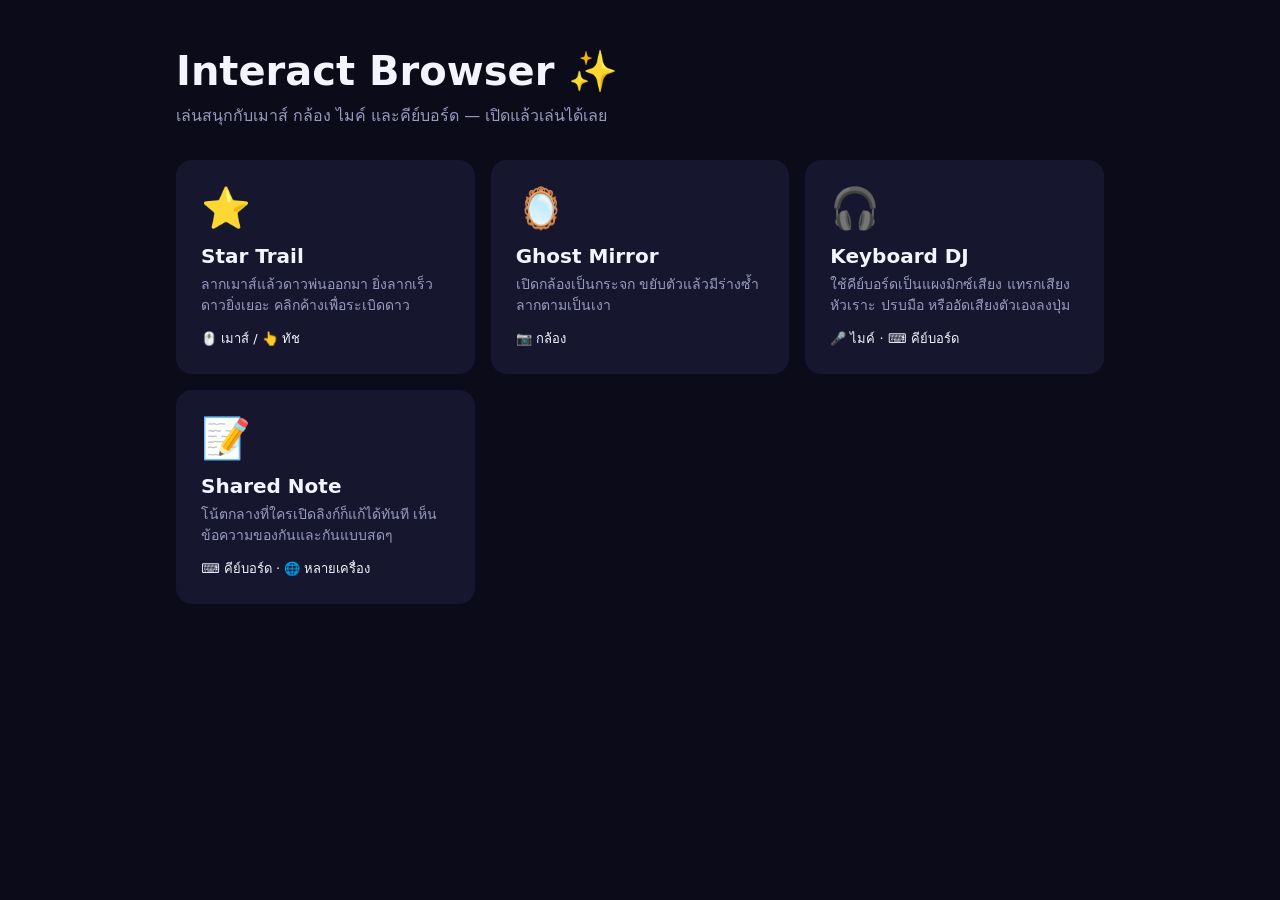
<file: index.html>
<!doctype html>
<html lang="th">
<head>
  <meta charset="utf-8">
  <meta name="viewport" content="width=device-width, initial-scale=1, viewport-fit=cover">
  <title>Interact Browser</title>
  <link rel="stylesheet" href="css/common.css">
  <style>
    main { max-width: 960px; margin: 0 auto; padding: 48px 16px; }
    header h1 { font-size: 40px; margin: 0 0 8px; }
    header p { color: var(--muted); margin: 0 0 32px; }
    .grid { display: grid; grid-template-columns: repeat(auto-fill, minmax(260px, 1fr)); gap: 16px; }
    .card {
      display: block;
      padding: 24px;
      border-radius: var(--radius);
      background: var(--card);
      text-decoration: none;
      border: 1px solid transparent;
      transition: transform 0.15s, border-color 0.15s;
    }
    a.card:hover { transform: translateY(-4px); border-color: var(--accent); }
    .card .emoji { font-size: 40px; }
    .card h2 { margin: 12px 0 6px; font-size: 20px; }
    .card p { margin: 0 0 12px; color: var(--muted); font-size: 14px; line-height: 1.5; }
    .card .io { font-size: 13px; }
    .card.soon { opacity: 0.45; }
    .card.soon .io::after { content: " · เร็วๆ นี้"; color: var(--muted); }
  </style>
</head>
<body data-page="home">
  <main>
    <header>
      <h1>Interact Browser ✨</h1>
      <p>เล่นสนุกกับเมาส์ กล้อง ไมค์ และคีย์บอร์ด — เปิดแล้วเล่นได้เลย</p>
    </header>
    <div class="grid">
      <a class="card" href="star-trail.html">
        <div class="emoji">⭐</div>
        <h2>Star Trail</h2>
        <p>ลากเมาส์แล้วดาวพ่นออกมา ยิ่งลากเร็วดาวยิ่งเยอะ คลิกค้างเพื่อระเบิดดาว</p>
        <div class="io">🖱️ เมาส์ / 👆 ทัช</div>
      </a>
      <a class="card" href="ghost-mirror.html">
        <div class="emoji">🪞</div>
        <h2>Ghost Mirror</h2>
        <p>เปิดกล้องเป็นกระจก ขยับตัวแล้วมีร่างซ้ำลากตามเป็นเงา</p>
        <div class="io">📷 กล้อง</div>
      </a>
      <a class="card" href="keyboard-dj.html">
        <div class="emoji">🎧</div>
        <h2>Keyboard DJ</h2>
        <p>ใช้คีย์บอร์ดเป็นแผงมิกซ์เสียง แทรกเสียงหัวเราะ ปรบมือ หรืออัดเสียงตัวเองลงปุ่ม</p>
        <div class="io">🎤 ไมค์ · ⌨️ คีย์บอร์ด</div>
      </a>
      <a class="card" href="shared-note.html">
        <div class="emoji">📝</div>
        <h2>Shared Note</h2>
        <p>โน้ตกลางที่ใครเปิดลิงก์ก็แก้ได้ทันที เห็นข้อความของกันและกันแบบสดๆ</p>
        <div class="io">⌨️ คีย์บอร์ด · 🌐 หลายเครื่อง</div>
      </a>
    </div>
  </main>
  <script src="js/common.js"></script>
</body>
</html>
</file>
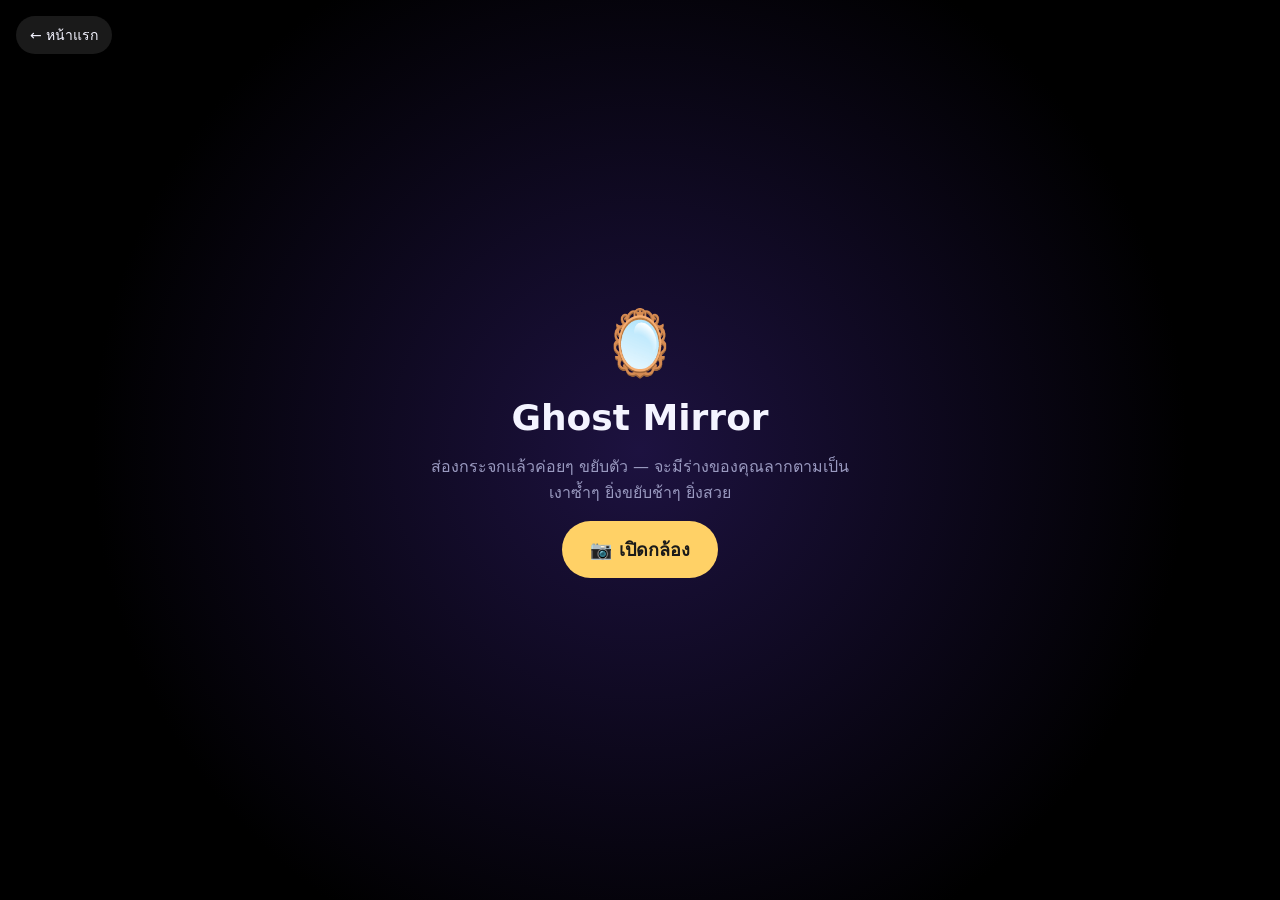
<file: ghost-mirror.html>
<!doctype html>
<html lang="th">
<head>
  <meta charset="utf-8">
  <meta name="viewport" content="width=device-width, initial-scale=1, viewport-fit=cover">
  <title>Ghost Mirror</title>
  <link rel="stylesheet" href="css/common.css">
  <style>
    body { overflow: hidden; background: #000; }
    canvas { display: block; }
    video { display: none; }

    .start {
      position: fixed;
      inset: 0;
      display: flex;
      flex-direction: column;
      align-items: center;
      justify-content: center;
      gap: 16px;
      padding: 16px;
      text-align: center;
      background: radial-gradient(circle at center, #1d1240, #000 70%);
      z-index: 5;
      transition: opacity 0.5s;
    }
    .start.hidden { opacity: 0; pointer-events: none; }
    body:not(.started) .panel { display: none; }
    .start h1 { margin: 0; font-size: 36px; }
    .start p { margin: 0; color: var(--muted); max-width: 420px; line-height: 1.6; }
    .error { color: #ff8fa3; max-width: 420px; line-height: 1.6; }

    .panel input[type="range"] { width: 120px; accent-color: var(--accent); }
    .status { color: var(--accent); max-width: 300px; line-height: 1.4; }
    .status:empty { display: none; }

    .flash {
      position: fixed;
      inset: 0;
      background: #fff;
      opacity: 0;
      pointer-events: none;
      transition: opacity 0.4s;
      z-index: 20;
    }
    .flash.on { opacity: 0.8; transition: none; }
  </style>
</head>
<body>
  <canvas id="stage"></canvas>
  <video id="video" playsinline muted></video>
  <div class="flash" id="flash"></div>

  <div class="start" id="start">
    <div style="font-size: 64px">🪞</div>
    <h1>Ghost Mirror</h1>
    <p>ส่องกระจกแล้วค่อยๆ ขยับตัว — จะมีร่างของคุณลากตามเป็นเงาซ้ำๆ ยิ่งขยับช้าๆ ยิ่งสวย</p>
    <button class="big-btn" id="start-btn">📷 เปิดกล้อง</button>
    <div class="error" id="error"></div>
  </div>

  <div class="panel">
    <div class="status" id="status"></div>
    <div class="row" id="modes">
      <span class="label">โหมด</span>
      <button class="chip active" data-value="ai">🧠 ตัดตัวคน</button>
      <button class="chip" data-value="motion">🌀 จับการขยับ</button>
      <button class="chip" data-value="echo">🎞️ ภาพซ้อน</button>
    </div>
    <div class="row" id="tints">
      <span class="label">สีเงา</span>
      <button class="chip active" data-value="rainbow">🌈 รุ้ง</button>
      <button class="chip" data-value="ghost">👻 ผี</button>
      <button class="chip" data-value="real">🙂 สีจริง</button>
    </div>
    <div class="row" id="backgrounds">
      <span class="label">ฉาก</span>
      <button class="chip active" data-value="dark">🌑 มืด</button>
      <button class="chip" data-value="room">🏠 ห้องจริง</button>
    </div>
    <div class="row">
      <span class="label">จำนวน</span>
      <input type="range" id="count" min="3" max="40" value="15">
    </div>
    <div class="row">
      <span class="label">หางยาว</span>
      <input type="range" id="lifetime" min="500" max="6000" step="100" value="2500">
    </div>
    <div class="row pin">
      <button class="chip" id="snap">📸 ถ่ายรูป</button>
    </div>
    <div class="row" style="color: var(--muted)">
      <kbd>1</kbd><kbd>2</kbd><kbd>3</kbd> โหมด · <kbd>C</kbd> สี · <kbd>B</kbd> ฉาก · <kbd>S</kbd> ถ่ายรูป
    </div>
  </div>

  <script src="js/common.js"></script>
  <script src="js/ghost-mirror.js"></script>
</body>
</html>
</file>
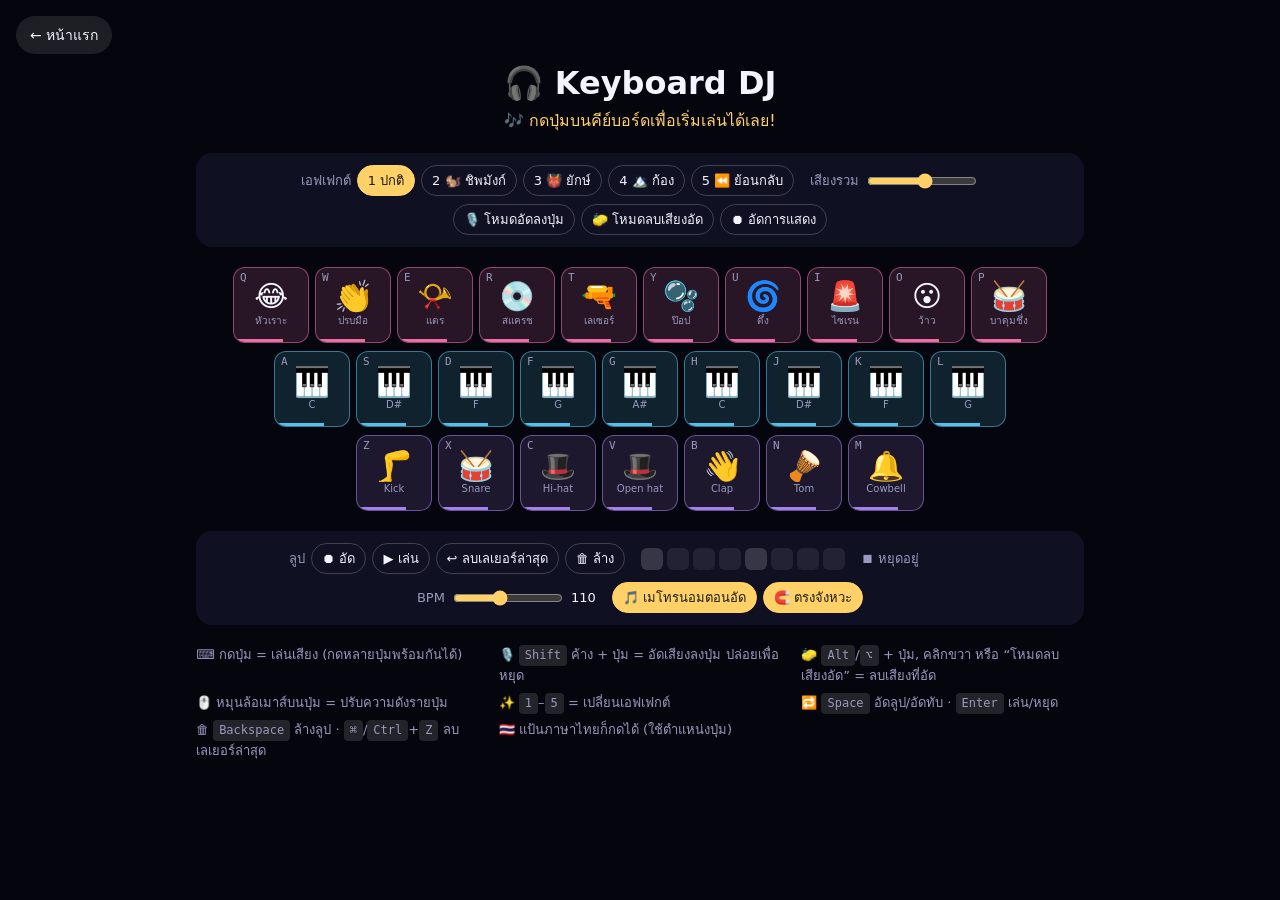
<file: keyboard-dj.html>
<!doctype html>
<html lang="th">
<head>
  <meta charset="utf-8">
  <meta name="viewport" content="width=device-width, initial-scale=1, viewport-fit=cover">
  <title>Keyboard DJ</title>
  <link rel="stylesheet" href="css/common.css">
  <style>
    body { background: #07070f; }
    /* กดค้างบนมือถือต้องไม่ไปเลือกข้อความ / เด้งเมนู */
    .dj {
      -webkit-user-select: none;
      user-select: none;
      -webkit-touch-callout: none;
      -webkit-tap-highlight-color: transparent;
    }
    #viz { position: fixed; inset: 0; z-index: 0; }

    .dj {
      position: relative;
      z-index: 1;
      max-width: 920px;
      margin: 0 auto;
      padding: 64px 16px 32px;
      display: flex;
      flex-direction: column;
      gap: 20px;
    }
    .topbar { text-align: center; }
    .topbar h1 { margin: 0 0 6px; font-size: 32px; }
    .status { color: var(--accent); min-height: 1.4em; }

    .bar {
      display: flex;
      flex-wrap: wrap;
      gap: 8px 16px;
      align-items: center;
      justify-content: center;
      padding: 12px;
      border-radius: var(--radius);
      background: rgba(22, 22, 46, 0.7);
      backdrop-filter: blur(8px);
      font-size: 13px;
    }
    .group { display: flex; gap: 6px; align-items: center; flex-wrap: wrap; }
    .group .label { color: var(--muted); }
    .bar input[type="range"] { width: 110px; accent-color: var(--accent); }
    .chip.rec { background: #ff3b5c; border-color: #ff3b5c; color: #fff; }

    /* แผงปุ่ม */
    .pads { display: flex; flex-direction: column; gap: 8px; align-items: center; }
    .pad-row { display: flex; gap: 6px; justify-content: center; }
    .pad {
      --c: 255, 120, 180;
      --size: min(76px, calc((100vw - 32px - 54px) / 10));
      position: relative;
      width: var(--size);
      height: var(--size);
      border-radius: 12px;
      border: 1px solid rgba(var(--c), 0.5);
      background: rgba(var(--c), 0.14);
      color: var(--fg);
      display: flex;
      flex-direction: column;
      align-items: center;
      justify-content: center;
      cursor: pointer;
      -webkit-user-select: none;
      user-select: none;
      -webkit-touch-callout: none;
      touch-action: none;
      overflow: hidden;
    }
    .pad:hover { background: rgba(var(--c), 0.24); }
    .pad[data-row="1"] { --c: 90, 210, 255; }
    .pad[data-row="2"] { --c: 180, 140, 255; }
    .pad.custom { --c: 120, 255, 160; }
    .pad .key { position: absolute; top: 3px; left: 6px; font-size: 11px; color: var(--muted); font-family: ui-monospace, monospace; }
    .pad .emoji { font-size: calc(var(--size) * 0.38); line-height: 1; }
    .pad .name { font-size: 10px; margin-top: 3px; color: var(--muted); white-space: nowrap; max-width: 100%; overflow: hidden; text-overflow: ellipsis; padding: 0 2px; }
    .pad .vol { position: absolute; left: 0; bottom: 0; height: 3px; background: rgba(var(--c), 0.9); }
    .pad.rec { --c: 255, 59, 92; animation: pulse 0.6s ease-in-out infinite alternate; }
    @keyframes pulse { to { background: rgba(255, 59, 92, 0.5); } }

    /* looper */
    .beats { display: flex; gap: 4px; }
    .beat { width: 22px; height: 22px; border-radius: 6px; background: rgba(255, 255, 255, 0.08); }
    .beat.bar-start { background: rgba(255, 255, 255, 0.16); }
    .beat.now { background: var(--accent); }
    .looper-state { min-width: 130px; color: var(--muted); }
    .looper-state.recording { color: #ff6b81; }
    .looper-state.playing { color: #7dffa8; }

    .help {
      display: grid;
      grid-template-columns: repeat(auto-fit, minmax(240px, 1fr));
      gap: 6px 20px;
      color: var(--muted);
      font-size: 13px;
      line-height: 1.6;
    }

    @media (max-width: 600px) {
      .pad .name { display: none; }
    }
  </style>
</head>
<body>
  <canvas id="viz"></canvas>

  <main class="dj">
    <header class="topbar">
      <h1>🎧 Keyboard DJ</h1>
      <div class="status" id="status">กำลังเตรียมเสียง…</div>
    </header>

    <section class="bar">
      <div class="group" id="effects">
        <span class="label">เอฟเฟกต์</span>
        <button class="chip active" data-value="normal">1 ปกติ</button>
        <button class="chip" data-value="chipmunk">2 🐿️ ชิพมังก์</button>
        <button class="chip" data-value="giant">3 👹 ยักษ์</button>
        <button class="chip" data-value="echo">4 🏔️ ก้อง</button>
        <button class="chip" data-value="reverse">5 ⏪ ย้อนกลับ</button>
      </div>
      <div class="group">
        <span class="label">เสียงรวม</span>
        <input type="range" id="master" min="0" max="1.5" step="0.05" value="0.8">
      </div>
      <div class="group">
        <button class="chip" id="rec-arm">🎙️ โหมดอัดลงปุ่ม</button>
        <button class="chip" id="erase-arm">🧽 โหมดลบเสียงอัด</button>
        <button class="chip" id="export">⏺ อัดการแสดง</button>
      </div>
    </section>

    <section class="pads" id="pads"></section>

    <section class="bar">
      <div class="group">
        <span class="label">ลูป</span>
        <button class="chip" id="loop-rec">⏺ อัด</button>
        <button class="chip" id="loop-play">▶ เล่น</button>
        <button class="chip" id="loop-undo">↩️ ลบเลเยอร์ล่าสุด</button>
        <button class="chip" id="loop-clear">🗑 ล้าง</button>
      </div>
      <div class="beats" id="beats"></div>
      <div class="looper-state" id="loop-state">⏹ หยุดอยู่</div>
      <div class="group">
        <span class="label">BPM</span>
        <input type="range" id="bpm" min="60" max="180" value="110">
        <span id="bpm-value">110</span>
      </div>
      <div class="group">
        <button class="chip active" id="metronome">🎵 เมโทรนอมตอนอัด</button>
        <button class="chip active" id="quantize">🧲 ตรงจังหวะ</button>
      </div>
    </section>

    <section class="help">
      <div>⌨️ กดปุ่ม = เล่นเสียง (กดหลายปุ่มพร้อมกันได้)</div>
      <div>🎙️ <kbd>Shift</kbd> ค้าง + ปุ่ม = อัดเสียงลงปุ่ม ปล่อยเพื่อหยุด</div>
      <div>🧽 <kbd>Alt</kbd>/<kbd>⌥</kbd> + ปุ่ม, คลิกขวา หรือ “โหมดลบเสียงอัด” = ลบเสียงที่อัด</div>
      <div>🖱️ หมุนล้อเมาส์บนปุ่ม = ปรับความดังรายปุ่ม</div>
      <div>✨ <kbd>1</kbd>–<kbd>5</kbd> = เปลี่ยนเอฟเฟกต์</div>
      <div>🔁 <kbd>Space</kbd> อัดลูป/อัดทับ · <kbd>Enter</kbd> เล่น/หยุด</div>
      <div>🗑 <kbd>Backspace</kbd> ล้างลูป · <kbd>⌘</kbd>/<kbd>Ctrl</kbd>+<kbd>Z</kbd> ลบเลเยอร์ล่าสุด</div>
      <div>🇹🇭 แป้นภาษาไทยก็กดได้ (ใช้ตำแหน่งปุ่ม)</div>
    </section>
  </main>

  <script src="js/common.js"></script>
  <script src="js/keyboard-dj.js"></script>
</body>
</html>
</file>
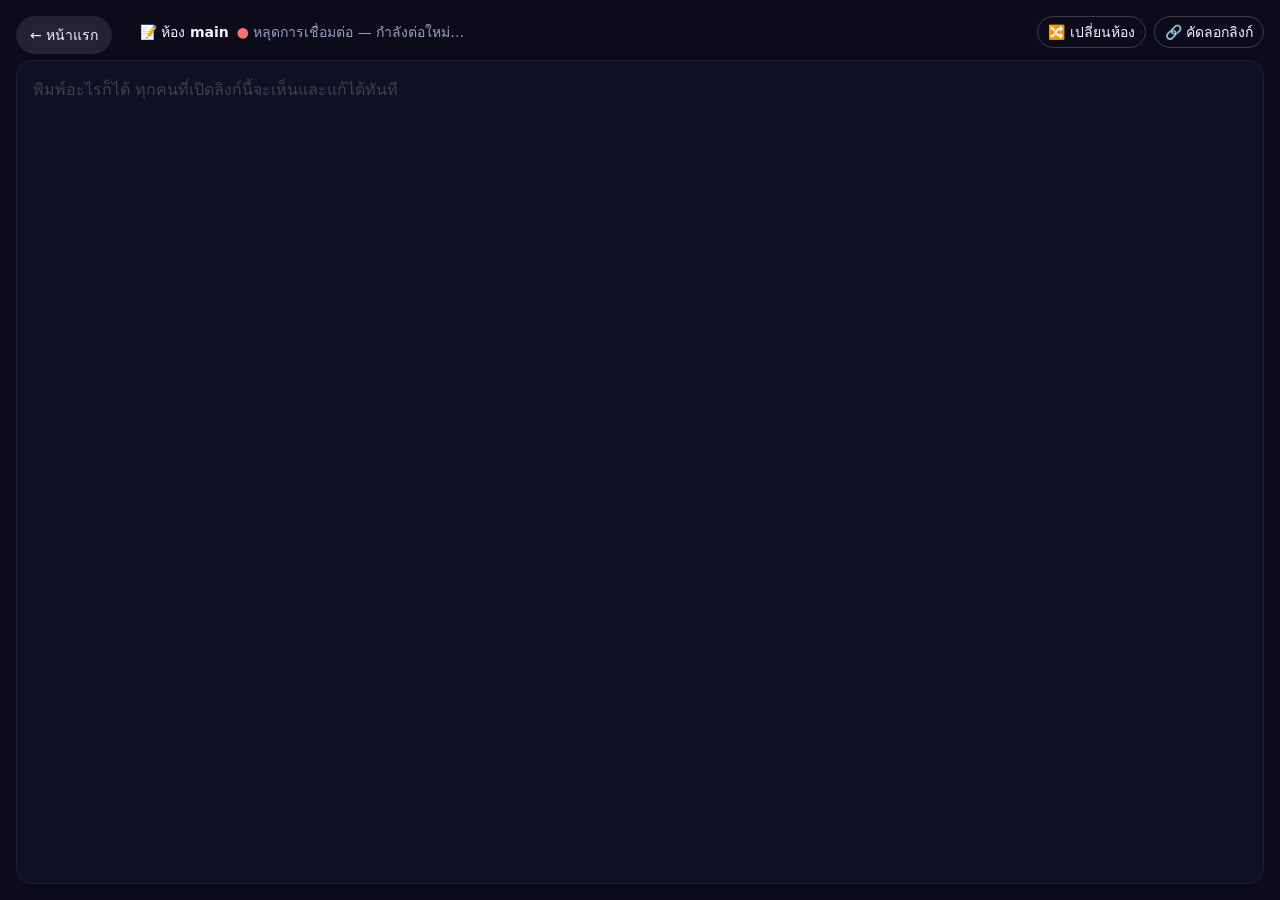
<file: shared-note.html>
<!doctype html>
<html lang="th">
<head>
  <meta charset="utf-8">
  <meta name="viewport" content="width=device-width, initial-scale=1, viewport-fit=cover">
  <title>Shared Note</title>
  <link rel="stylesheet" href="css/common.css">
  <style>
    body { display: flex; flex-direction: column; }
    .bar {
      display: flex;
      align-items: center;
      gap: 8px;
      flex-wrap: wrap;
      padding: 16px 16px 12px 140px;
      font-size: 14px;
    }
    .bar .room { font-weight: 600; }
    .bar .status { color: var(--muted); margin-right: auto; }
    .bar .status.online::before { content: "● "; color: #4ade80; }
    .bar .status.offline::before { content: "● "; color: #f87171; }
    textarea {
      flex: 1;
      margin: 0 16px calc(16px + env(safe-area-inset-bottom));
      padding: 16px;
      border: 1px solid rgba(255, 255, 255, 0.12);
      border-radius: var(--radius);
      background: var(--card);
      color: var(--fg);
      font: inherit;
      font-size: 16px; /* ต่ำกว่า 16px iOS จะซูมตอนแตะ */
      line-height: 1.6;
      resize: none;
      outline: none;
    }
    textarea:focus { border-color: var(--accent); }
    textarea:disabled { opacity: 0.5; }
    @media (max-width: 600px) {
      .bar { padding: calc(12px + env(safe-area-inset-top)) 8px 8px 120px; }
      textarea { margin: 0 8px calc(8px + env(safe-area-inset-bottom)); }
    }
  </style>
</head>
<body>
  <div class="bar">
    <span>📝 ห้อง <span class="room" id="room"></span></span>
    <span class="status offline" id="status">กำลังเชื่อมต่อ…</span>
    <button class="chip" id="change-room">🔀 เปลี่ยนห้อง</button>
    <button class="chip" id="copy-link">🔗 คัดลอกลิงก์</button>
  </div>
  <textarea id="note" placeholder="พิมพ์อะไรก็ได้ ทุกคนที่เปิดลิงก์นี้จะเห็นและแก้ได้ทันที" spellcheck="false" disabled></textarea>

  <script src="js/common.js"></script>
  <script src="js/shared-note.js"></script>
</body>
</html>
</file>
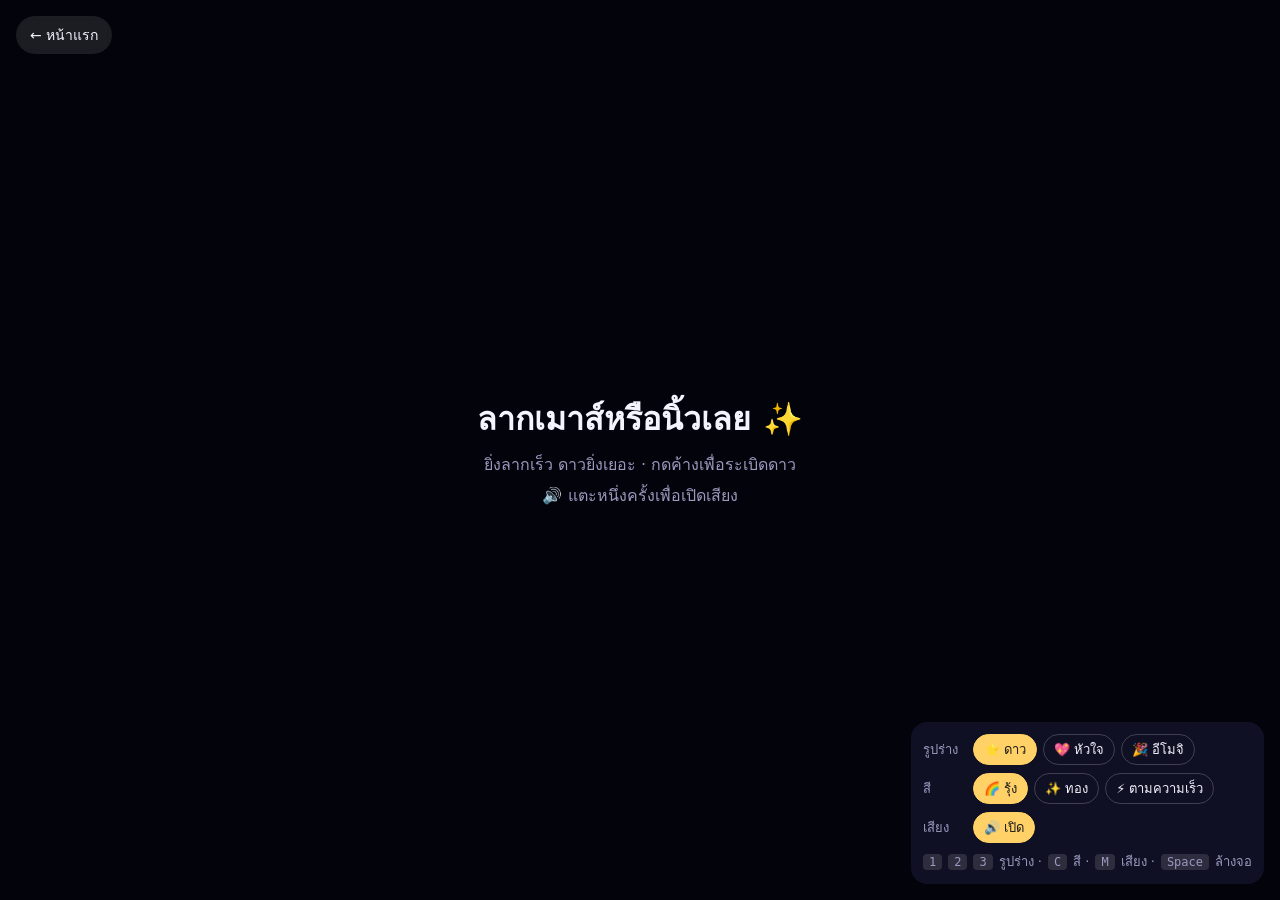
<file: star-trail.html>
<!doctype html>
<html lang="th">
<head>
  <meta charset="utf-8">
  <meta name="viewport" content="width=device-width, initial-scale=1, viewport-fit=cover">
  <title>Star Trail</title>
  <link rel="stylesheet" href="css/common.css">
  <style>
    body { overflow: hidden; cursor: crosshair; touch-action: none; background: #05050f; }
    canvas { display: block; }
  </style>
</head>
<body>
  <canvas id="stage"></canvas>

  <div class="hint" id="hint">
    <h1>ลากเมาส์หรือนิ้วเลย ✨</h1>
    <div>ยิ่งลากเร็ว ดาวยิ่งเยอะ · กดค้างเพื่อระเบิดดาว</div>
    <div style="margin-top: 6px">🔊 แตะหนึ่งครั้งเพื่อเปิดเสียง</div>
  </div>

  <div class="panel">
    <div class="row" id="shapes">
      <span class="label">รูปร่าง</span>
      <button class="chip active" data-value="star">⭐ ดาว</button>
      <button class="chip" data-value="heart">💖 หัวใจ</button>
      <button class="chip" data-value="emoji">🎉 อีโมจิ</button>
    </div>
    <div class="row" id="colors">
      <span class="label">สี</span>
      <button class="chip active" data-value="rainbow">🌈 รุ้ง</button>
      <button class="chip" data-value="gold">✨ ทอง</button>
      <button class="chip" data-value="speed">⚡ ตามความเร็ว</button>
    </div>
    <div class="row">
      <span class="label">เสียง</span>
      <button class="chip active" id="sound-toggle">🔊 เปิด</button>
    </div>
    <div class="row" style="color: var(--muted)">
      <kbd>1</kbd><kbd>2</kbd><kbd>3</kbd> รูปร่าง · <kbd>C</kbd> สี · <kbd>M</kbd> เสียง · <kbd>Space</kbd> ล้างจอ
    </div>
  </div>

  <script src="js/common.js"></script>
  <script src="js/star-trail.js"></script>
</body>
</html>
</file>
<file: css/common.css>
:root {
  --bg: #0b0b1a;
  --fg: #f4f4ff;
  --muted: #9a9ac0;
  --card: #16162e;
  --accent: #ffd166;
  --radius: 16px;
}

* { box-sizing: border-box; }

html, body {
  margin: 0;
  height: 100%;
  background: var(--bg);
  color: var(--fg);
  font-family: system-ui, -apple-system, "Segoe UI", "Noto Sans Thai", sans-serif;
}

a { color: inherit; }

/* ปุ่มกลับหน้าแรก ใช้ร่วมทุกหน้า */
.home-btn {
  position: fixed;
  top: 16px;
  left: 16px;
  z-index: 10;
  padding: 8px 14px;
  border-radius: 999px;
  background: rgba(255, 255, 255, 0.1);
  backdrop-filter: blur(6px);
  text-decoration: none;
  font-size: 14px;
}
.home-btn:hover { background: rgba(255, 255, 255, 0.2); }

/* แผงควบคุมลอยมุมขวาล่าง */
.panel {
  position: fixed;
  right: 16px;
  bottom: 16px;
  z-index: 10;
  display: flex;
  flex-direction: column;
  gap: 8px;
  padding: 12px;
  border-radius: var(--radius);
  background: rgba(22, 22, 46, 0.75);
  backdrop-filter: blur(8px);
  font-size: 13px;
  -webkit-user-select: none;
  user-select: none;
  -webkit-touch-callout: none;
}
.panel .row { display: flex; gap: 6px; align-items: center; flex-wrap: wrap; }
.panel .label { color: var(--muted); min-width: 44px; }

.chip {
  border: 1px solid rgba(255, 255, 255, 0.2);
  background: transparent;
  color: var(--fg);
  padding: 4px 10px;
  border-radius: 999px;
  cursor: pointer;
  font: inherit;
}
.chip:hover { border-color: rgba(255, 255, 255, 0.5); }
.chip.active { background: var(--accent); color: #1a1a1a; border-color: var(--accent); }

kbd {
  display: inline-block;
  padding: 1px 6px;
  border-radius: 4px;
  background: rgba(255, 255, 255, 0.12);
  font-family: ui-monospace, monospace;
  font-size: 12px;
}

.hint {
  position: fixed;
  left: 50%;
  top: 50%;
  transform: translate(-50%, -50%);
  text-align: center;
  color: var(--muted);
  pointer-events: none;
  transition: opacity 0.8s;
}
.hint h1 { color: var(--fg); margin: 0 0 8px; font-size: 32px; }
.hint.hidden { opacity: 0; }

.big-btn {
  padding: 14px 28px;
  border: 0;
  border-radius: 999px;
  background: var(--accent);
  color: #1a1a1a;
  font: inherit;
  font-size: 18px;
  font-weight: 600;
  cursor: pointer;
}
.big-btn:hover { filter: brightness(1.1); }

/* ปุ่มพับแผง — โชว์เฉพาะจอเล็ก */
.panel-toggle { display: none; }

/* หน้าต่างบันทึกไฟล์บนมือถือ */
.save-sheet {
  position: fixed;
  inset: 0;
  z-index: 30;
  display: flex;
  align-items: center;
  justify-content: center;
  padding: 16px;
  background: rgba(0, 0, 0, 0.7);
}
.save-box {
  display: flex;
  flex-direction: column;
  align-items: center;
  gap: 12px;
  width: 100%;
  max-width: 420px;
  padding: 16px;
  border-radius: var(--radius);
  background: var(--card);
}
.save-box img { max-width: 100%; max-height: 55vh; border-radius: 8px; -webkit-touch-callout: default; }
.save-box audio { width: 100%; }
.save-tip { color: var(--muted); font-size: 13px; text-align: center; }
.save-actions { display: flex; flex-wrap: wrap; gap: 8px; justify-content: center; align-items: center; }

/* นิ้วกดง่ายขึ้นบนจอสัมผัส */
@media (pointer: coarse) {
  .chip { padding: 8px 12px; }
  .panel kbd, .panel .row:has(kbd) { display: none; }
}

@media (max-width: 600px) {
  .home-btn { top: calc(8px + env(safe-area-inset-top)); left: 8px; }
  .panel {
    left: 8px;
    right: 8px;
    bottom: calc(8px + env(safe-area-inset-bottom));
    max-height: 50vh;
    overflow-y: auto;
    touch-action: pan-y;
  }
  .panel-toggle { display: block; align-self: flex-end; }
  .panel.collapsed { flex-direction: row; flex-wrap: wrap; align-items: center; justify-content: space-between; }
  .panel.collapsed .row:not(.pin) { display: none; }
  .hint h1 { font-size: 24px; }
  .hint { width: calc(100% - 32px); }
}
</file>
